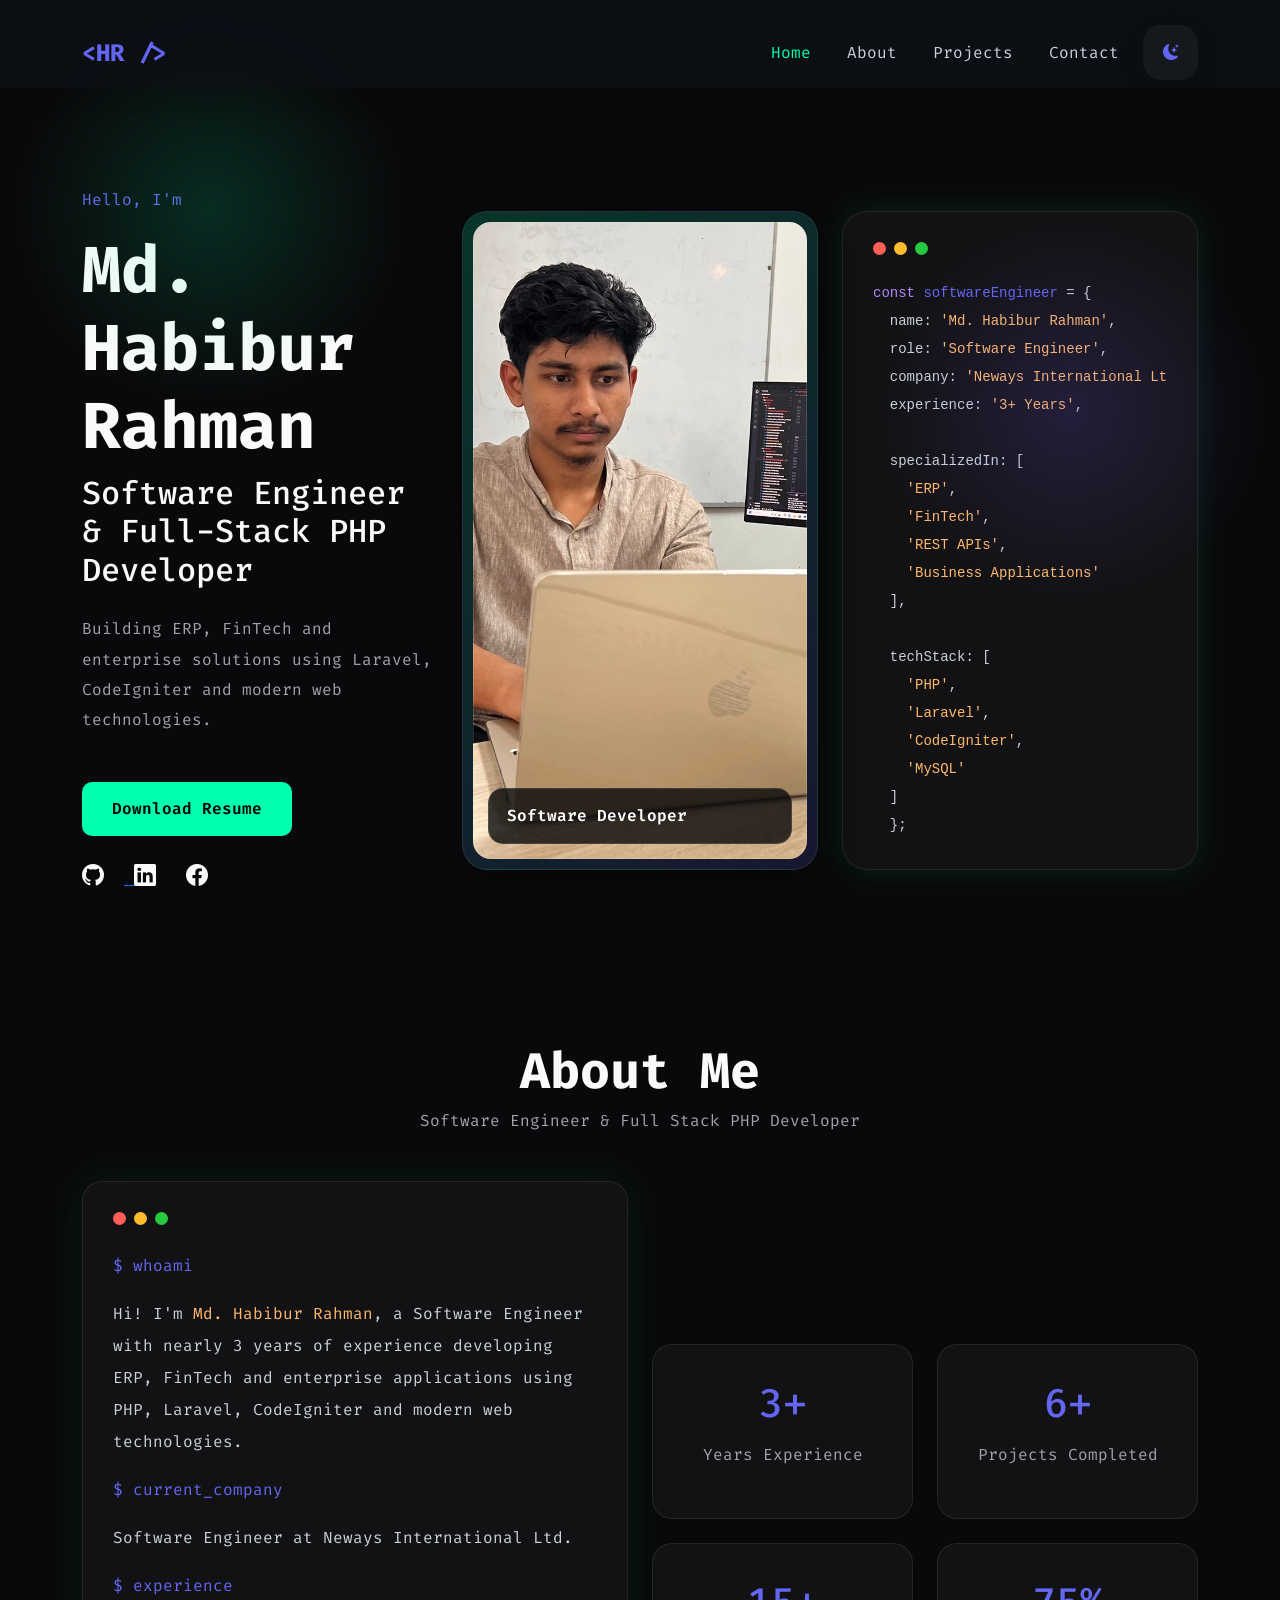
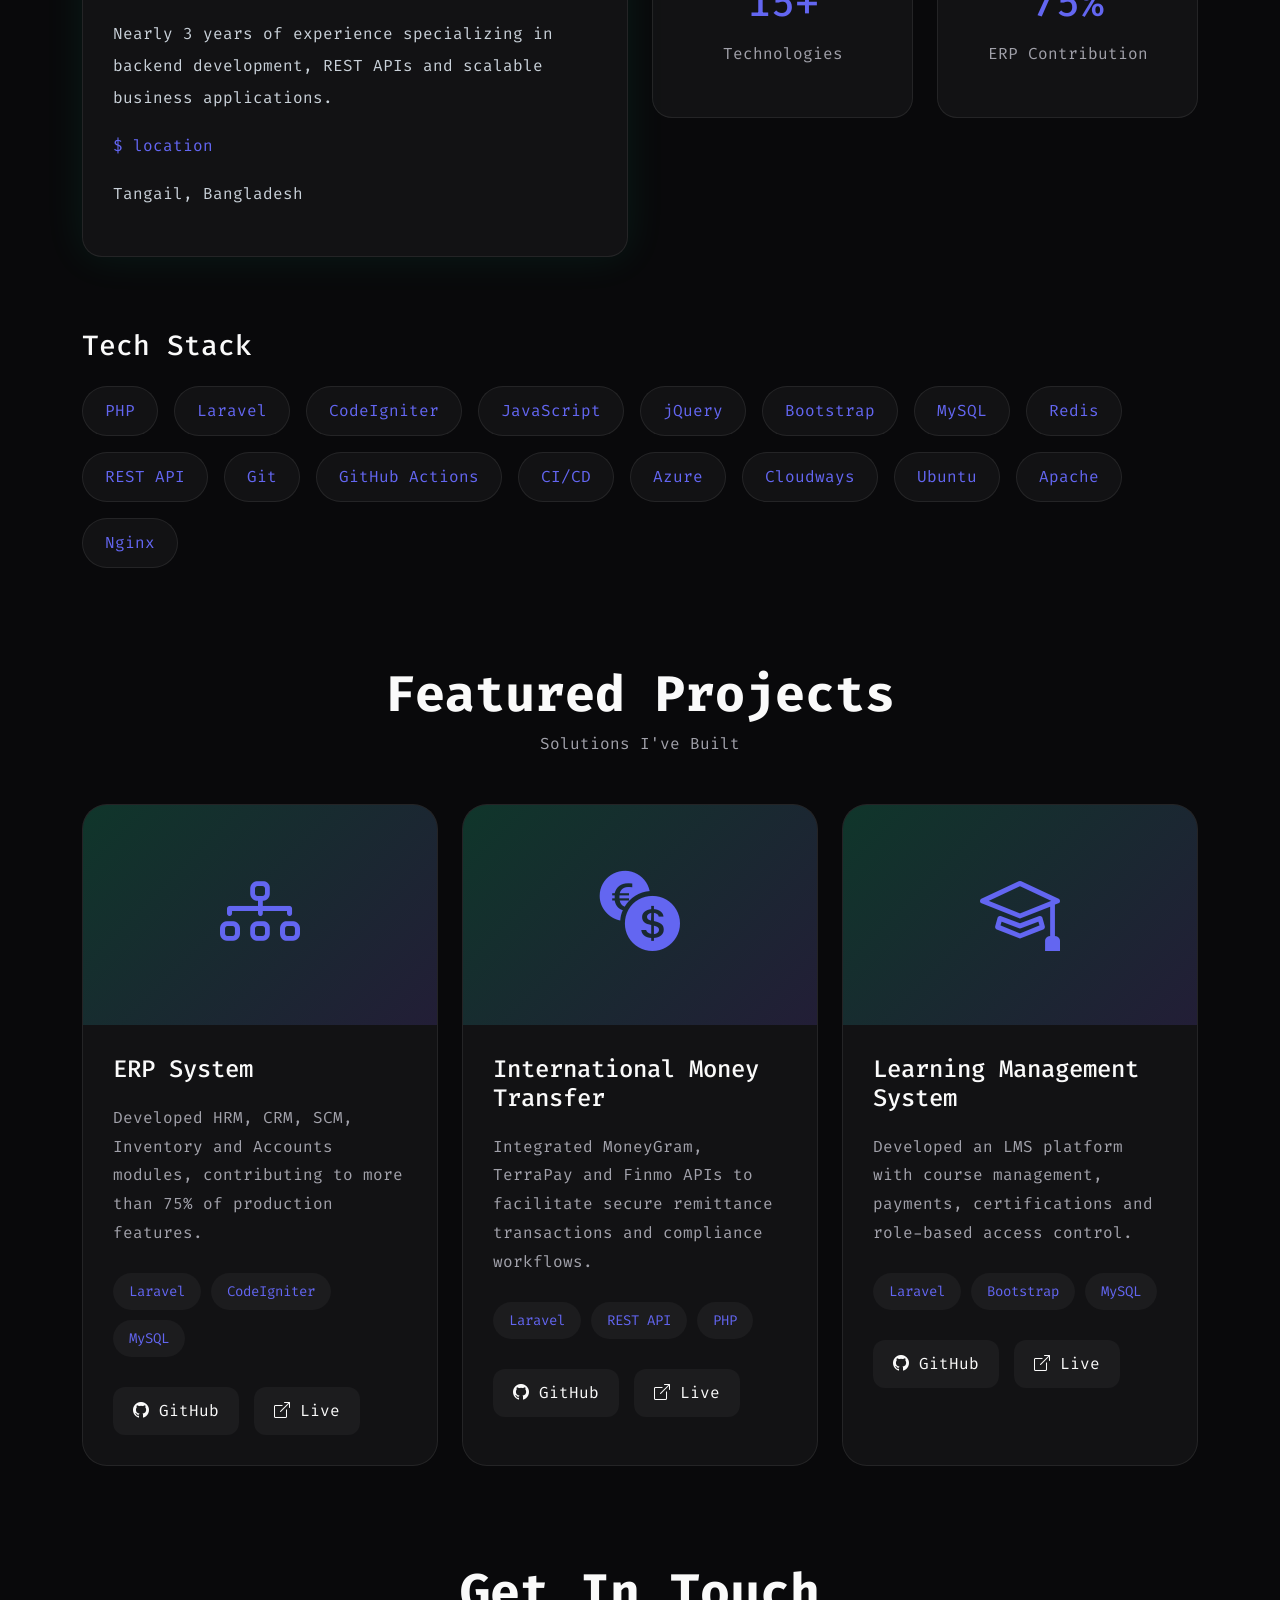
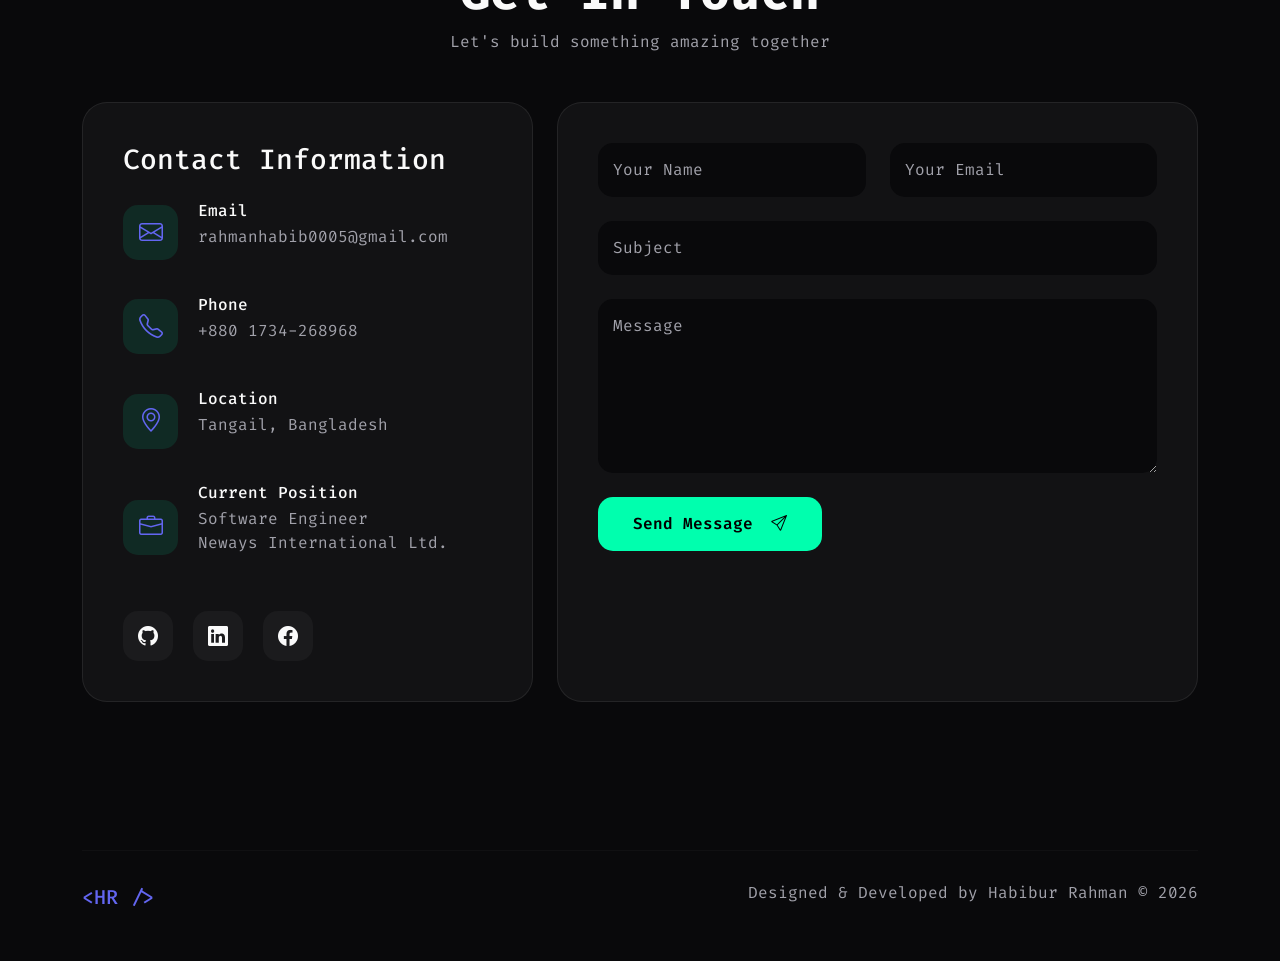
<file: index.html>
<!doctype html>
<html lang="en">
<head>
  <meta charset="utf-8">
  <meta name="viewport" content="width=device-width, initial-scale=1">
  <meta name="description" content="Portfolio of Md. Habibur Rahman, Software Engineer and Full-Stack PHP Developer.">
  <title>Habibur Rahman's Portfolio</title>

  <script src="cdn-links.js"></script>
  <link href="style.css" rel="stylesheet">
</head>
<body>
  <div class="blur1" aria-hidden="true"></div>
  <div class="blur2" aria-hidden="true"></div>

  <nav class="navbar navbar-expand-lg" aria-label="Primary navigation">
    <div class="container">
      <button class="navbar-brand border-0 bg-transparent p-0" type="button" data-scroll-target="home" aria-label="Habibur Rahman home">&lt;HR /&gt;</button>
      <button class="navbar-toggler bg-light menu-toggle" type="button" aria-expanded="false" aria-label="Toggle navigation">
        <span class="navbar-toggler-icon"></span>
      </button>
      <div class="collapse navbar-collapse menu-panel">
        <ul class="navbar-nav ms-auto align-items-center">
          <li class="nav-item"><button class="nav-link border-0 bg-transparent" type="button" data-scroll-target="home">Home</button></li>
          <li class="nav-item"><button class="nav-link border-0 bg-transparent" type="button" data-scroll-target="about">About</button></li>
          <li class="nav-item"><button class="nav-link border-0 bg-transparent" type="button" data-scroll-target="projects">Projects</button></li>
          <li class="nav-item"><button class="nav-link border-0 bg-transparent" type="button" data-scroll-target="contact">Contact</button></li>
          <li class="nav-item ms-3">
            <button class="theme-switch" type="button" aria-label="Toggle color theme">
              <i class="bi bi-moon-fill" aria-hidden="true"></i>
            </button>
          </li>
        </ul>
      </div>
    </div>
  </nav>

  <main>
    
    <section class="hero" data-section="home">
      <div class="container">
          <div class="row align-items-center gy-5">
            <div class="col-lg-4">
                <p class="subtitle">Hello, I'm</p>

                <h1>Md. Habibur Rahman</h1>

                <h2>
                    Software Engineer &
                    <span class="typing-text">
                        Full-Stack PHP Developer
                    </span>
                </h2>

                <p class="desc">
                    Building ERP, FinTech and enterprise solutions using Laravel,
                    CodeIgniter and modern web technologies.
                </p>

                <a class="main-btn d-inline-block text-decoration-none"
                  href="assets/Habibur Rahman Resume ATS Friendly.pdf"
                  target="_blank">
                    Download Resume
                </a>

                <div class="socials mt-4">
                    <a href="https://github.com/rahmanhabib0005" target="_blank">
                        <i class="bi bi-github"></i>
                    </a>

                    <button type="button">
                        <i class="bi bi-linkedin"></i>
                    </button>

                    <button type="button">
                        <i class="bi bi-facebook"></i>
                    </button>
                </div>
            </div>
            <div class="col-lg-8">
                <div class="row g-4">
                  <div class="col-lg-6 d-flex">
                      <figure class="personal-card w-100">
                          <img
                              src="assets/personal.jpg"
                              alt="Md. Habibur Rahman">

                          <figcaption>
                              <span>Software Developer</span>
                          </figcaption>
                      </figure>
                  </div>
                    <div class="col-lg-6 d-flex">
                        <div class="code-box w-100">
                            <div class="d-flex gap-2 mb-4">
                                <div class="dot red"></div>
                                <div class="dot yellow"></div>
                                <div class="dot green"></div>
                            </div>
  <pre class="code mb-0"><code><span class="purple">const</span> <span class="green-text">softwareEngineer</span> = {
  name: <span class="orange">'Md. Habibur Rahman'</span>,
  role: <span class="orange">'Software Engineer'</span>,
  company: <span class="orange">'Neways International Ltd.'</span>,
  experience: <span class="orange">'3+ Years'</span>,

  specializedIn: [
    <span class="orange">'ERP'</span>,
    <span class="orange">'FinTech'</span>,
    <span class="orange">'REST APIs'</span>,
    <span class="orange">'Business Applications'</span>
  ],

  techStack: [
    <span class="orange">'PHP'</span>,
    <span class="orange">'Laravel'</span>,
    <span class="orange">'CodeIgniter'</span>,
    <span class="orange">'MySQL'</span>
  ]
  };</code></pre>

                        </div>
                    </div>
                </div>
            </div>
          </div>
      </div>
    </section>
    
    <section class="about py-5" data-section="about">
      <div class="container">
        <div class="text-center mb-5">
          <h2 class="section-title">About Me</h2>
          <p class="section-subtitle">Software Engineer & Full Stack PHP Developer</p>
        </div>

        <div class="row align-items-center">
          <div class="col-lg-6 mb-4">
            <div class="terminal-card">
              <div class="terminal-header d-flex gap-2" aria-hidden="true">
                <div class="dot red"></div>
                <div class="dot yellow"></div>
                <div class="dot green"></div>
              </div>
              <div class="terminal-body">
                <p><span class="green-text">$ whoami</span></p>
                <p>Hi! I'm <span class="orange">Md. Habibur Rahman</span>, a Software Engineer with nearly 3 years of experience developing ERP, FinTech and enterprise applications using PHP, Laravel, CodeIgniter and modern web technologies.</p>
                <p><span class="green-text">$ current_company</span></p>
                <p>Software Engineer at Neways International Ltd.</p>
                <p><span class="green-text">$ experience</span></p>
                <p>Nearly 3 years of experience specializing in backend development, REST APIs and scalable business applications.</p>
                <p><span class="green-text">$ location</span></p>
                <p>Tangail, Bangladesh</p>
              </div>
            </div>
          </div>

          <div class="col-lg-6">
            <div class="row g-4">
              <div class="col-6">
                <div class="stat-card">
                  <h3>3+</h3>
                  <p>Years Experience</p>
                </div>
              </div>
              <div class="col-6">
                <div class="stat-card">
                  <h3>6+</h3>
                  <p>Projects Completed</p>
                </div>
              </div>
              <div class="col-6">
                <div class="stat-card">
                  <h3>15+</h3>
                  <p>Technologies</p>
                </div>
              </div>
              <div class="col-6">
                <div class="stat-card">
                  <h3>75%</h3>
                  <p>ERP Contribution</p>
                </div>
              </div>
            </div>
          </div>
        </div>

        <div class="skills-area mt-5">
          <h3 class="mb-4">Tech Stack</h3>
          <div class="d-flex flex-wrap gap-3">
            <span class="skill-badge">PHP</span>
            <span class="skill-badge">Laravel</span>
            <span class="skill-badge">CodeIgniter</span>
            <span class="skill-badge">JavaScript</span>
            <span class="skill-badge">jQuery</span>
            <span class="skill-badge">Bootstrap</span>
            <span class="skill-badge">MySQL</span>
            <span class="skill-badge">Redis</span>
            <span class="skill-badge">REST API</span>
            <span class="skill-badge">Git</span>
            <span class="skill-badge">GitHub Actions</span>
            <span class="skill-badge">CI/CD</span>
            <span class="skill-badge">Azure</span>
            <span class="skill-badge">Cloudways</span>
            <span class="skill-badge">Ubuntu</span>
            <span class="skill-badge">Apache</span>
            <span class="skill-badge">Nginx</span>
          </div>
        </div>
      </div>
    </section>

    <section class="projects py-5" data-section="projects">
      <div class="container">
        <div class="text-center mb-5">
          <h2 class="section-title">Featured Projects</h2>
          <p class="section-subtitle">Solutions I've Built</p>
        </div>

        <div class="row g-4">
          <div class="col-lg-4 col-md-6">
            <article class="project-card">
              <div class="project-image"><i class="bi bi-diagram-3" aria-hidden="true"></i></div>
              <div class="project-body">
                <h4>ERP System</h4>
                <p>Developed HRM, CRM, SCM, Inventory and Accounts modules, contributing to more than 75% of production features.</p>
                <div class="project-tech">
                  <span>Laravel</span>
                  <span>CodeIgniter</span>
                  <span>MySQL</span>
                </div>
                <div class="project-links">
                  <button class="project-btn" type="button"><i class="bi bi-github" aria-hidden="true"></i> GitHub</button>
                  <button class="project-btn" type="button"><i class="bi bi-box-arrow-up-right" aria-hidden="true"></i> Live</button>
                </div>
              </div>
            </article>
          </div>

          <div class="col-lg-4 col-md-6">
            <article class="project-card">
              <div class="project-image"><i class="bi bi-currency-exchange" aria-hidden="true"></i></div>
              <div class="project-body">
                <h4>International Money Transfer</h4>
                <p>Integrated MoneyGram, TerraPay and Finmo APIs to facilitate secure remittance transactions and compliance workflows.</p>
                <div class="project-tech">
                  <span>Laravel</span>
                  <span>REST API</span>
                  <span>PHP</span>
                </div>
                <div class="project-links">
                  <button class="project-btn" type="button"><i class="bi bi-github" aria-hidden="true"></i> GitHub</button>
                  <button class="project-btn" type="button"><i class="bi bi-box-arrow-up-right" aria-hidden="true"></i> Live</button>
                </div>
              </div>
            </article>
          </div>

          <div class="col-lg-4 col-md-6">
            <article class="project-card">
              <div class="project-image"><i class="bi bi-mortarboard" aria-hidden="true"></i></div>
              <div class="project-body">
                <h4>Learning Management System</h4>
                <p>Developed an LMS platform with course management, payments, certifications and role-based access control.</p>
                <div class="project-tech">
                  <span>Laravel</span>
                  <span>Bootstrap</span>
                  <span>MySQL</span>
                </div>
                <div class="project-links">
                  <button class="project-btn" type="button"><i class="bi bi-github" aria-hidden="true"></i> GitHub</button>
                  <button class="project-btn" type="button"><i class="bi bi-box-arrow-up-right" aria-hidden="true"></i> Live</button>
                </div>
              </div>
            </article>
          </div>
        </div>
      </div>
    </section>

    <section class="contact py-5" data-section="contact">
      <div class="container">
        <div class="text-center mb-5">
          <h2 class="section-title">Get In Touch</h2>
          <p class="section-subtitle">Let's build something amazing together</p>
        </div>

        <div class="row g-4">
          <div class="col-lg-5">
            <div class="contact-card">
              <h3 class="mb-4">Contact Information</h3>
              <div class="contact-item">
                <div class="icon-box"><i class="bi bi-envelope" aria-hidden="true"></i></div>
                <div>
                  <h6>Email</h6>
                  <p>rahmanhabib0005@gmail.com</p>
                </div>
              </div>
              <div class="contact-item">
                <div class="icon-box"><i class="bi bi-telephone" aria-hidden="true"></i></div>
                <div>
                  <h6>Phone</h6>
                  <p>+880 1734-268968</p>
                </div>
              </div>
              <div class="contact-item">
                <div class="icon-box"><i class="bi bi-geo-alt" aria-hidden="true"></i></div>
                <div>
                  <h6>Location</h6>
                  <p>Tangail, Bangladesh</p>
                </div>
              </div>
              <div class="contact-item">
                <div class="icon-box"><i class="bi bi-briefcase" aria-hidden="true"></i></div>
                <div>
                  <h6>Current Position</h6>
                  <p>Software Engineer<br>Neways International Ltd.</p>
                </div>
              </div>
              <div class="social-contact" aria-label="Contact social links">
                <a href="https://github.com/rahmanhabib0005" target="_blank" rel="noopener" aria-label="GitHub"><i class="bi bi-github" aria-hidden="true"></i></a>
                <button type="button" aria-label="LinkedIn"><i class="bi bi-linkedin" aria-hidden="true"></i></button>
                <button type="button" aria-label="Facebook"><i class="bi bi-facebook" aria-hidden="true"></i></button>
              </div>
            </div>
          </div>

          <div class="col-lg-7">
            <div class="contact-card">
              <form>
                <div class="row">
                  <div class="col-md-6 mb-4">
                    <input class="form-control custom-input" type="text" name="name" placeholder="Your Name" autocomplete="name">
                  </div>
                  <div class="col-md-6 mb-4">
                    <input class="form-control custom-input" type="email" name="email" placeholder="Your Email" autocomplete="email">
                  </div>
                </div>
                <div class="mb-4">
                  <input class="form-control custom-input" type="text" name="subject" placeholder="Subject">
                </div>
                <div class="mb-4">
                  <textarea class="form-control custom-input" name="message" rows="6" placeholder="Message"></textarea>
                </div>
                <button class="send-btn" type="submit">Send Message <i class="bi bi-send ms-2" aria-hidden="true"></i></button>
              </form>
            </div>
          </div>
        </div>
      </div>
    </section>
  </main>

  <footer>
    <div class="container">
      <hr>
      <div class="footer-content">
        <h5>&lt;HR /&gt;</h5>
        <p>Designed & Developed by Habibur Rahman &copy; 2026</p>
      </div>
    </div>
  </footer>

  <div class="loader-wrapper" aria-hidden="true">
    <div class="loader"></div>
  </div>

  <button class="top-btn" type="button" aria-label="Back to top">
    <i class="bi bi-arrow-up" aria-hidden="true"></i>
  </button>

  <div class="particles" aria-hidden="true">
    <span></span>
    <span></span>
    <span></span>
    <span></span>
    <span></span>
  </div>

  <script src="script.js" defer></script>
</body>
</html>
</file>
<file: style.css>
:root {
    --bg: #09090b;
    --bg-secondary: #111827;
    --card: rgba(255, 255, 255, .04);
    --border: rgba(255, 255, 255, .08);
    --text: #fafafa;
    --text-secondary: #a1a1aa;
    --primary: #6366f1;
    --primary-hover: #4f46e5;
    --shadow: 0 10px 40px rgba(99, 102, 241, .15);
    --left-text-color: #c9d1d9;

    /* compatibility */

    --bg-color: var(--bg);
    --card-color: var(--card);
    --text-color: var(--text);
    --secondary-text: var(--text-secondary);
    --primary-color: var(--primary);
    --border-color: var(--border);
}

.light-mode {
    --bg: #fafafa;
    --bg-secondary: #ffffff;
    --card: rgba(255, 255, 255, .8);
    --border: #e5e7eb;

    --text: #18181b;
    --text-secondary: #71717a;
    --left-text-color: #4d4d4f;

    --primary: #6366f1;
    --primary-hover: #4f46e5;

    --shadow: 0 10px 40px rgba(99, 102, 241, .1);

    --bg-color: var(--bg);
    --card-color: var(--card);
    --text-color: var(--text);
    --secondary-text: var(--text-secondary);
    --primary-color: var(--primary);
    --border-color: var(--border);
}

body {
    background: var(--bg-color);
    color: var(--text-color);
    font-family: 'Fira Code', monospace;
    overflow-x: hidden;
    transition: background-color .2s ease, color .2s ease;
}

* {
    margin: 0;
    padding: 0;
    box-sizing: border-box;
}

/* Background Blur */
.blur1 {
    position: absolute;
    width: 420px;
    height: 420px;
    background: radial-gradient(circle, rgba(0, 255, 174, .14), transparent 65%);
    pointer-events: none;
    top: 0;
    left: 0;
}

.blur2 {
    position: absolute;
    width: 420px;
    height: 420px;
    background: radial-gradient(circle, rgba(125, 95, 255, .16), transparent 65%);
    pointer-events: none;
    right: 0;
    top: 200px;
}

/* Navbar */

.navbar {
    padding-top: 25px;
}

.navbar-brand {
    color: var(--primary-color);
    font-size: 24px;
    font-weight: 700;
    transition: color .2s ease;
}

.nav-link {
    color: var(--left-text-color);
    margin-left: 20px;
    transition: color .2s ease;
}

.navbar .nav-link:hover,
.navbar .nav-link:focus-visible,
.navbar .nav-link.active,
.navbar .navbar-brand:hover,
.navbar .navbar-brand:focus-visible {
    color: #00ffae;
}

/* Hero */

.hero {
    min-height: 100vh;
    display: flex;
    align-items: center;
}

.subtitle {
    color: var(--primary-color);
    margin-bottom: 20px;
}

h1 {
    font-size: 65px;
    font-weight: 700;
}

.name {
    color: var(--primary-color);
}

.desc {
    color: var(--secondary-text);
    line-height: 1.9;
    margin-top: 25px;
}

/* Button */

.main-btn {
    background: #00ffae;
    color: black;
    border: none;
    padding: 15px 30px;
    border-radius: 10px;
    margin-top: 30px;
    font-weight: 600;
    transition: background-color .2s ease, color .2s ease;
}

.main-btn:hover {
    background: white;
}

/* Social */

.socials {
    margin-top: 35px;
}

.socials a,
.socials button {
    background: none;
    border: 0;
    padding: 0;
}

.socials i {
    color: var(--text-color);
    font-size: 22px;
    margin-right: 20px;
    transition: color .2s ease;
}

.socials i:hover {
    color: var(--primary-color);
}

/* Hero Visual */
/* =========================
   HERO
========================= */
.hero{
    padding:100px 0;
}
/* =========================
   IMAGE CARD
========================= */
.personal-card{
    position:relative;
    overflow:hidden;
    margin:0;
    padding:10px;
    border-radius:25px;
    background:linear-gradient(
        135deg,
        rgba(0,255,174,.18),
        rgba(99,102,241,.16)
    );
    border:1px solid var(--border-color);
    box-shadow:0 18px 42px rgba(0,0,0,.22);
}
.personal-card::after{
    content:"";
    position:absolute;
    inset:10px;
    border-radius:18px;
    box-shadow:inset 0 0 0 1px rgba(255,255,255,.15);
    pointer-events:none;
}
.personal-card img{
    width:100%;
    height:100%;
    min-height:550px;
    object-fit:cover;
    border-radius:18px;
}
.personal-card figcaption{
    position:absolute;
    left:25px;
    right:25px;
    bottom:25px;
    padding:15px 18px;
    background:rgba(9,9,11,.8);
    color:#fff;
    border:1px solid rgba(255,255,255,.12);
    border-radius:15px;
}
.personal-card figcaption span{
    font-weight:600;
}
/* =========================
   CODE BOX
========================= */
.code-box{
    background:var(--card-color);
    border:1px solid var(--border-color);
    border-radius:25px;
    padding:30px;
    box-shadow:0 0 30px rgba(0,255,174,.1);
    display:flex;
    flex-direction:column;
    justify-content:center;
}
.code{
    line-height:2;
    color:var(--left-text-color);
    overflow-x:auto;
}
.green-text{
    color:var(--primary-color);
}
.purple{
    color:#b388ff;
}
.orange{
    color:#ffb86b;
}
/* =========================
   DOTS
========================= */
.dot{
    width:13px;
    height:13px;
    border-radius:50%;
}

.red{
    background:#ff5f56;
}

.yellow{
    background:#ffbd2e;
}

.green{
    background:#27c93f;
}
/* =========================
   TABLET
========================= */

@media (max-width:991px){

    h1{
        font-size:45px;
    }

    .personal-card img{
        min-height:500px;
    }

    .code{
        font-size:14px;
        line-height:1.8;
    }

}


/* =========================
   MOBILE
========================= */

@media (max-width:768px){

    h1{
        font-size:38px;
    }

    h2{
        font-size:24px;
    }

    .personal-card img{
        min-height:380px;
    }

    .code-box{
        padding:20px;
    }

    .code{
        font-size:13px;
        line-height:1.7;
    }

}


/* =========================
   SMALL MOBILE
========================= */

@media (max-width:576px){

    h1{
        font-size:32px;
    }

    h2{
        font-size:22px;
    }

    .personal-card img{
        min-height:300px;
    }

    .code{
        font-size:12px;
        white-space:pre-wrap;
        word-break:break-word;
    }

    .dot{
        width:10px;
        height:10px;
    }

}

/* About */

.about {
    position: relative;
    padding-top: 100px;
}

.section-title {
    font-size: 50px;
    font-weight: 700;
}

.section-subtitle {
    color: var(--secondary-text);
}

.terminal-card {
    background: var(--card-color);
    border-radius: 20px;
    padding: 30px;
    border: 1px solid rgba(255, 255, 255, .08);
    box-shadow: 0 0 40px rgba(0, 255, 174, .08);
}

.terminal-body {
    margin-top: 25px;
    color: var(--left-text-color);
    line-height: 2;
}

.stat-card {
    background: var(--card-color);
    border-radius: 20px;
    padding: 35px;
    text-align: center;
    border: 1px solid rgba(255, 255, 255, .08);
    transition: transform .2s ease, box-shadow .2s ease, background-color .2s ease;
    will-change: transform;
}

.stat-card:hover {
    transform: translate3d(0, -6px, 0);
    box-shadow: 0 10px 24px rgba(0, 255, 174, .12);
}

.stat-card h3 {
    color: var(--primary-color);
    font-size: 40px;
    margin-bottom: 15px;
}

.stat-card p {
    color: var(--secondary-text);
}

.skills-area {
    margin-top: 80px;
}

.skill-badge {
    background: var(--card-color);
    border: 1px solid rgba(255, 255, 255, .08);
    padding: 12px 22px;
    border-radius: 50px;
    color: var(--primary-color);
    transition: background-color .2s ease, color .2s ease;
}

.skill-badge:hover {
    background: #00ffae;
    color: black;
    cursor: pointer;
}

@media(max-width:768px) {

    .section-title {
        font-size: 36px;
    }

    .stat-card {
        padding: 25px;
    }

    .stat-card h3 {
        font-size: 30px;
    }

}



/* Projects */

.projects {
    padding-top: 100px;
}

.project-card {
    background: var(--card-color);
    border: 1px solid rgba(255, 255, 255, .08);
    border-radius: 25px;
    overflow: hidden;
    transition: transform .2s ease, box-shadow .2s ease;
    height: 100%;
    will-change: transform;
}

.project-card:hover {
    transform: translate3d(0, -6px, 0);
    box-shadow: 0 12px 28px rgba(0, 255, 174, .12);
}

.project-image {
    height: 220px;
    display: flex;
    justify-content: center;
    align-items: center;
    background: linear-gradient(135deg,
            rgba(0, 255, 174, .15),
            rgba(125, 95, 255, .15));
}

.project-image i {
    font-size: 80px;
    color: var(--primary-color);
}

.project-body {
    padding: 30px;
}

.project-body h4 {
    margin-bottom: 20px;
}

.project-body p {
    color: var(--secondary-text);
    line-height: 1.8;
}

.project-tech {
    margin-top: 25px;
    display: flex;
    flex-wrap: wrap;
    gap: 10px;
}

.project-tech span {
    background: var(--card-color);
    color: var(--primary-color);
    border-radius: 30px;
    padding: 8px 16px;
    font-size: 14px;
}

.project-links {
    display: flex;
    gap: 15px;
    margin-top: 30px;
}

.project-btn {
    color: var(--text-color);
    text-decoration: none;
    padding: 12px 20px;
    border-radius: 12px;
    background: var(--card-color);
    border: none;
    transition: background-color .2s ease, color .2s ease;
}

.project-btn:hover {
    background: #00ffae;
    color: black;
}

@media(max-width:768px) {

    .project-links {
        flex-direction: column;
    }

    .project-btn {
        text-align: center;
    }

}




/* Contact */

.contact {
    padding-top: 100px;
}

.contact-card {
    background: var(--card-color);
    border: 1px solid rgba(255, 255, 255, .08);
    border-radius: 25px;
    padding: 40px;
    height: 100%;
}

.contact-item {
    display: flex;
    align-items: center;
    gap: 20px;
    margin-bottom: 30px;
}

.icon-box {
    width: 55px;
    height: 55px;
    background: rgba(0, 255, 174, .1);
    border-radius: 15px;
    display: flex;
    justify-content: center;
    align-items: center;
}

.icon-box i {
    color: var(--primary-color);
    font-size: 24px;
}

.contact-item h6 {
    margin-bottom: 5px;
}

.contact-item p {
    color: var(--secondary-text);
}

.social-contact {
    margin-top: 40px;
}

.social-contact a,
.social-contact button {
    width: 50px;
    height: 50px;
    display: inline-flex;
    justify-content: center;
    align-items: center;
    background: var(--card-color);
    border: none;
    border-radius: 15px;
    text-decoration: none;
    margin-right: 10px;
    transition: background-color .2s ease;
}

.social-contact a i,
.social-contact button i {
    color: var(--text-color);
    font-size: 20px;
}

.social-contact a:hover,
.social-contact button:hover {
    background: #00ffae;
}

.social-contact a:hover i,
.social-contact button:hover i {
    color: black;
}

/* Form */

.custom-input {
    background: var(--bg-color);
    border: none;
    color: var(--text-color);
    padding: 15px;
    border-radius: 15px;
}

.custom-input:focus {
    background: var(--bg-color);
    color: var(--text-color);
    box-shadow: 0 0 20px rgba(0, 255, 174, .15);
}

.custom-input::placeholder {
    color: var(--secondary-text);
}

.send-btn {
    background: #00ffae;
    color: black;
    border: none;
    padding: 15px 35px;
    border-radius: 15px;
    font-weight: 600;
    transition: background-color .2s ease, color .2s ease;
}

.send-btn:hover {
    background: white;
}

/* Footer */

footer {
    margin-top: 100px;
    padding-bottom: 40px;
}

footer hr {
    border-color: rgba(255, 255, 255, .1);
}

.footer-content {
    display: flex;
    justify-content: space-between;
    align-items: center;
    margin-top: 30px;
}

.footer-content h5 {
    color: var(--primary-color);
}

.footer-content p {
    color: var(--secondary-text);
}

@media(max-width:768px) {

    .footer-content {
        flex-direction: column;
        gap: 20px;
        text-align: center;
    }

    .contact-card {
        padding: 25px;
    }

}

html {
    scroll-behavior: auto;
}

/* Sticky Navbar */

.navbar {
    position: sticky;
    top: 0;
    z-index: 999;
}

.navbar {
    background: rgba(13, 17, 23, .75);
    box-shadow: 0 6px 24px rgba(0, 0, 0, .08);
}

.light-mode .navbar {
    background: rgba(255, 255, 255, .75);
    box-shadow: 0 5px 30px rgba(0, 0, 0, .06);
}

.light-mode .navbar .nav-link:hover,
.light-mode .navbar .nav-link:focus-visible,
.light-mode .navbar .nav-link.active,
.light-mode .navbar .navbar-brand:hover,
.light-mode .navbar .navbar-brand:focus-visible {
    color: #4f46e5;
}

.light-mode .personal-card {
    background: linear-gradient(135deg, rgba(79, 70, 229, .18), rgba(6, 182, 212, .16));
    box-shadow: 0 18px 34px rgba(79, 70, 229, .12);
}

.light-mode .main-btn,
.light-mode .send-btn {
    background: #6366f1;
    color: white;
}

.light-mode .main-btn:hover,
.light-mode .send-btn:hover {
    background: #4f46e5;
}

.light-mode .blur1 {
    background: #6366f1;
    opacity: .08;
}

.light-mode .blur2 {
    background: #06b6d4;
    opacity: .08;
}

/* Reveal */

.reveal {
    opacity: 0;
    transform: translate3d(0, 36px, 0);
    transition: opacity .35s ease, transform .35s ease;
}

.reveal.active {
    opacity: 1;
    transform: translate3d(0, 0, 0);
}

/* Top Button */

.top-btn {
    position: fixed;
    right: 30px;
    bottom: 30px;
    width: 55px;
    height: 55px;
    border: none;
    border-radius: 50%;
    background: #00ffae;
    color: black;
    font-size: 22px;
    cursor: pointer;
    display: none;
    z-index: 9999;
    transition: transform .2s ease, background-color .2s ease;
}

/* Loader */

.loader-wrapper {
    position: fixed;
    width: 100%;
    height: 100%;
    background: var(--bg-color);
    z-index: 10000;
    display: flex;
    justify-content: center;
    align-items: center;
}

.loader {
    width: 60px;
    height: 60px;
    border: 5px solid rgba(255, 255, 255, .1);
    border-top: 5px solid #00ffae;
    border-radius: 50%;
    animation: spin 1s linear infinite;
}

@keyframes spin {
    100% {
        transform: rotate(360deg);
    }
}

/* Particles */

.particles span {
    position: fixed;
    width: 6px;
    height: 6px;
    background: #00ffae;
    border-radius: 50%;
    opacity: .16;
    animation: float 24s linear infinite;
    pointer-events: none;
    will-change: transform;
}

.particles span:nth-child(1) {
    left: 10%;
    animation-duration: 28s;
}

.particles span:nth-child(2) {
    left: 30%;
}

.particles span:nth-child(3) {
    left: 55%;
    animation-duration: 32s;
}

.particles span:nth-child(4) {
    left: 75%;
}

.particles span:nth-child(5) {
    left: 90%;
    animation-duration: 30s;
}

@keyframes float {

    0% {
        transform: translate3d(0, 100vh, 0);
    }

    100% {
        transform: translate3d(0, -100px, 0);
    }

}

/* Custom Scrollbar */

::-webkit-scrollbar {
    width: 8px;
}

::-webkit-scrollbar-track {
    background: var(--card-color);
}

::-webkit-scrollbar-thumb {
    background: #00ffae;
    border-radius: 20px;
}

.theme-btn {
    width: 45px;
    height: 45px;
    border: none;
    border-radius: 50%;
    background: var(--card-color);
    color: var(--primary-color);
    font-size: 20px;
    cursor: pointer;
    transition: transform .2s ease;
}

.theme-btn:hover {
    transform: rotate(180deg);
}

.theme-switch {
    width: 55px;
    height: 55px;
    border: none;
    border-radius: 18px;
    background: var(--card-color);
    color: var(--primary-color);
    box-shadow:
        0 8px 30px rgba(0, 0, 0, .1);
    transition: transform .2s ease, background-color .2s ease;
}

.theme-switch:hover {
    transform: translate3d(0, -3px, 0);
}

@media (prefers-reduced-motion: reduce) {
    html {
        scroll-behavior: auto;
    }

    *,
    *::before,
    *::after {
        animation-duration: .01ms !important;
        animation-iteration-count: 1 !important;
        scroll-behavior: auto !important;
        transition-duration: .01ms !important;
    }
}

@media (max-width: 768px) {
    .blur1,
    .blur2,
    .particles {
        display: none;
    }
}

@media (max-width: 576px) {
    .personal-card figcaption {
        left: 22px;
        right: 22px;
        bottom: 22px;
        align-items: flex-start;
        flex-direction: column;
        gap: 4px;
    }

    .personal-card figcaption small {
        white-space: normal;
    }
}
</file>
